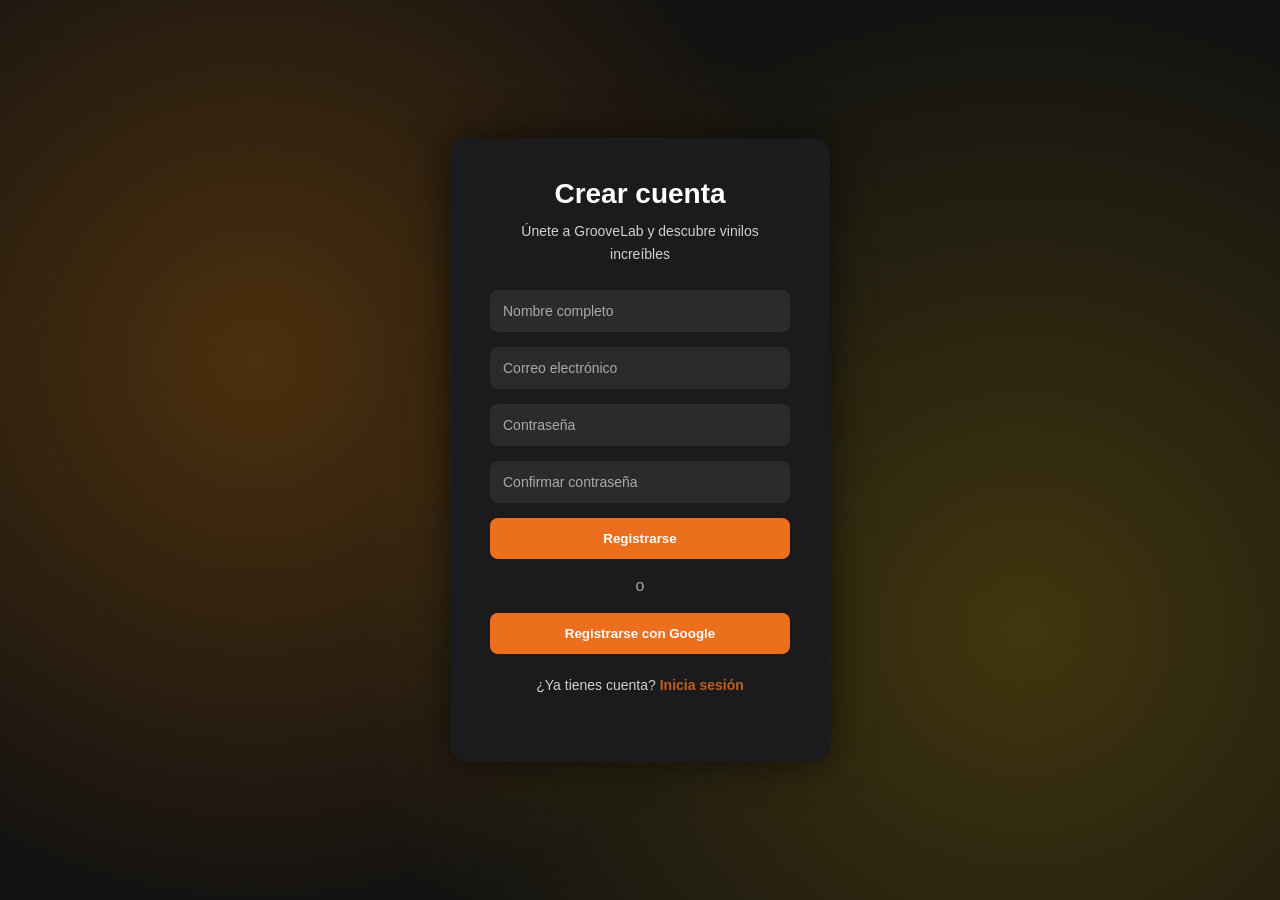
<file: registro.html>
<!DOCTYPE html>
<html lang="es">
<head>
    <meta charset="UTF-8">
    <title>Registro | GrooveLab</title>
    <link rel="stylesheet" href="registro.css">
</head>
<body>

<div class="auth-page">

    <div class="auth-card">
        <h2>Crear cuenta</h2>
        <p>Únete a GrooveLab y descubre vinilos increíbles</p>

        <form>
            <input type="text" placeholder="Nombre completo">
            <input type="email" placeholder="Correo electrónico">
            <input type="password" placeholder="Contraseña">
            <input type="password" placeholder="Confirmar contraseña">

            <button type="submit">Registrarse</button>

            <span class="divider">o</span>

            <button class="google-btn">Registrarse con Google</button>

            <p class="switch">
                ¿Ya tienes cuenta?
                <a href="login.html">Inicia sesión</a>
            </p>
        </form>
    </div>

</div>

</body>
</html>
</file>
<file: registro.css>
*{
    margin:0;
    padding:0;
    box-sizing:border-box;
    font-family: Helvetica, sans-serif;
}

body{
    height:100vh;
    background:
        radial-gradient(circle at 20% 40%, rgba(255,140,0,0.25), transparent 50%),
        radial-gradient(circle at 80% 70%, rgba(255,200,0,0.2), transparent 55%),
        #111;
    display:flex;
    align-items:center;
    justify-content:center;
}

/* CONTENEDOR */
.auth-page{
    width:100%;
    display:flex;
    justify-content:center;
}

/* CUADRO */
.auth-card{
    width:380px;
    background:#1b1b1e;
    padding:40px;
    border-radius:16px;
    box-shadow:0 0 40px rgba(0,0,0,0.6);
    color:white;
    text-align:center;
}

/* TEXTO */
.auth-card h2{
    font-size:28px;
    margin-bottom:10px;
}

.auth-card p{
    font-size:14px;
    opacity:0.8;
    margin-bottom:25px;
    line-height:1.6;
}

/* INPUTS */
.auth-card input{
    width:100%;
    padding:13px;
    margin-bottom:15px;
    border-radius:8px;
    border:none;
    background:#2b2b2e;
    color:white;
    font-size:14px;
    outline:none;
}

.auth-card input::placeholder{
    color:#aaa;
}

/* BOTÓN PRINCIPAL */
.auth-card button{
    width:100%;
    padding:13px;
    background:#ec6f1e;
    border:none;
    border-radius:8px;
    color:white;
    font-weight:700;
    cursor:pointer;
    transition:.2s;
}

.auth-card button:hover{
    background:#ff812f;
}

/* DIVISOR */
.divider{
    display:block;
    margin:18px 0;
    opacity:0.6;
}

/* GOOGLE */
.google-btn{
    background:#2b2b2e;
}

/* SWITCH LOGIN */
.switch{
    margin-top:20px;
    font-size:13px;
}

.switch a{
    color:#ec6f1e;
    text-decoration:none;
    font-weight:600;
}
</file>
